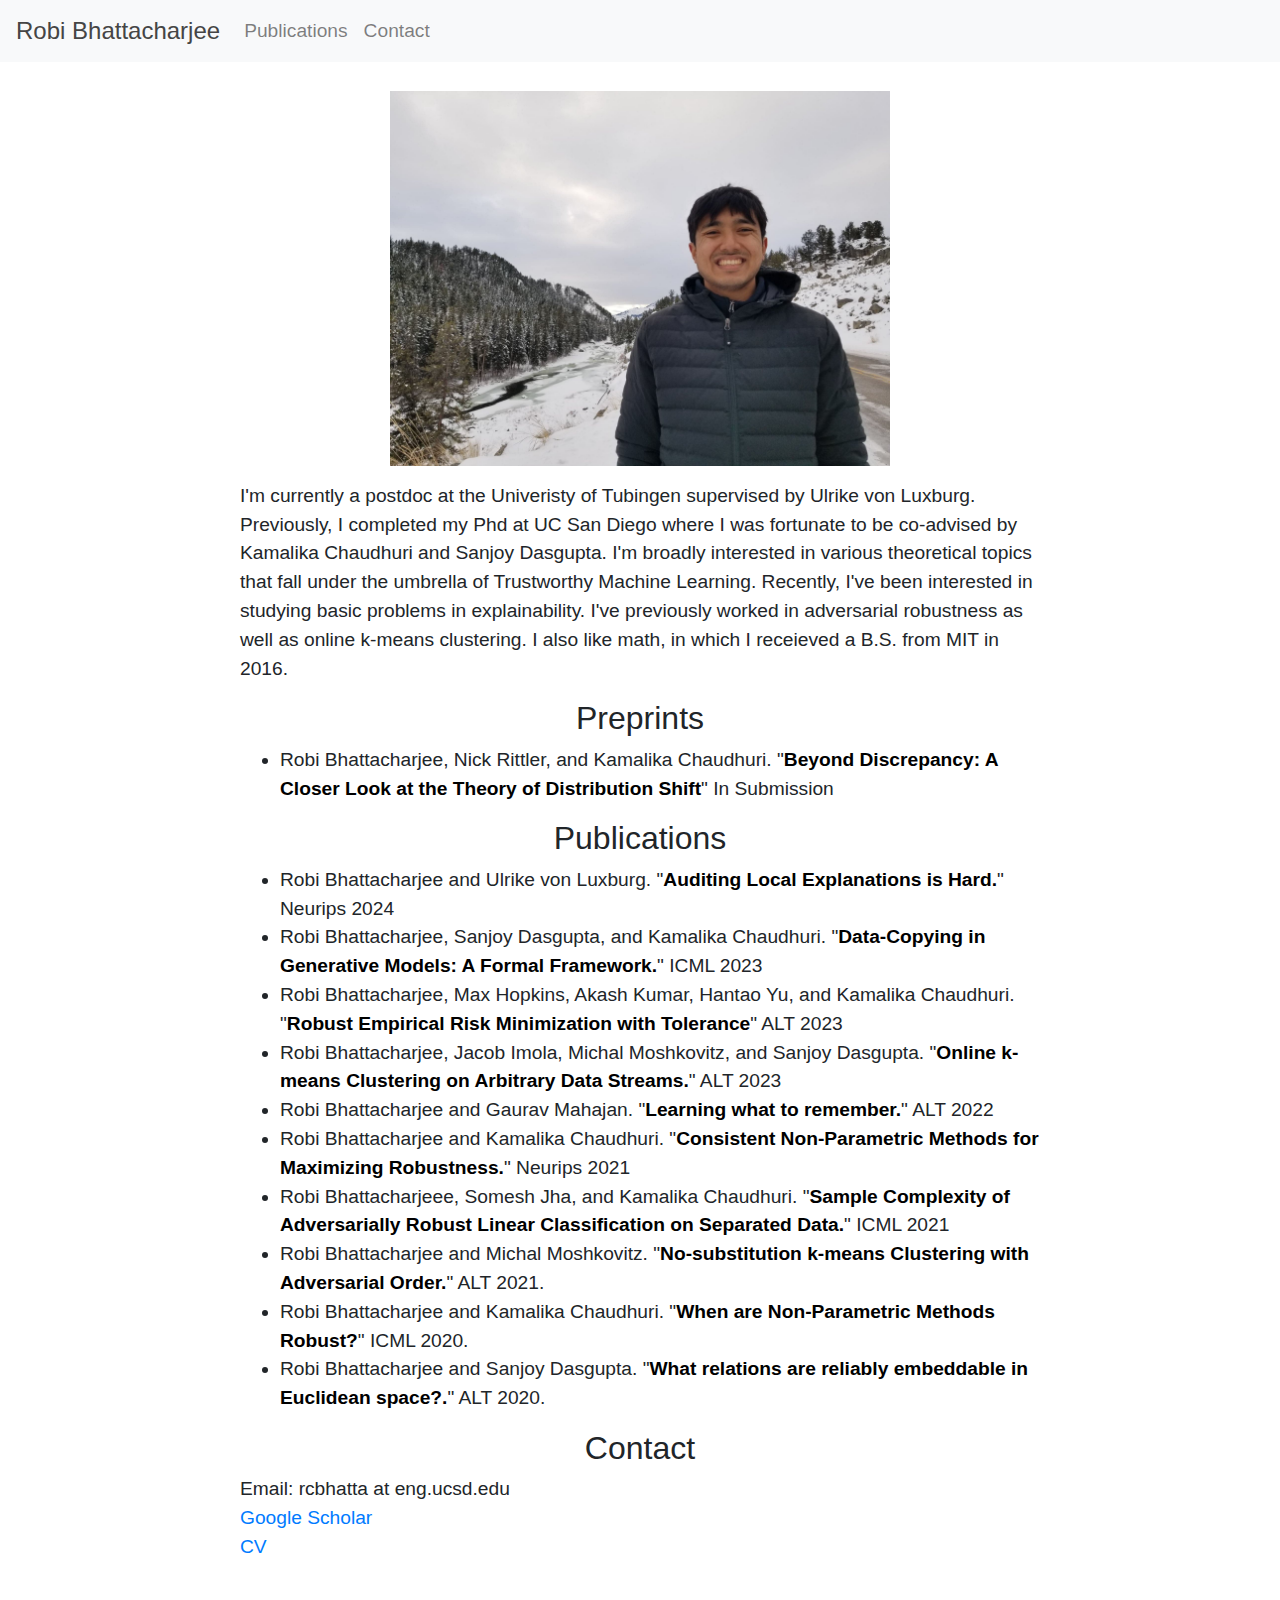
<file: index.html>
<!DOCTYPE html>
<html lang="en">
<head>
  <meta charset="utf-8">
  <meta name="viewport" content="width=device-width, initial-scale=1">
  <title>Robi Bhattacharjee</title>
  <meta property="og:title" content="Robi Bhattacharjee" />
  <meta property="og:locale" content="en_US" />
  <meta name="description" content="Robi Bhattacharjee's personal website" />
  <meta property="og:description" content="Robi Bhattacharjee's personal website" />
  <meta property="og:site_name" content="Robi Bhattacharjee" />
  <link rel="stylesheet" href="robitemplate.css">
  <link rel="stylesheet" href="https://stackpath.bootstrapcdn.com/bootstrap/4.3.1/css/bootstrap.min.css" integrity="sha384-ggOyR0iXCbMQv3Xipma34MD+dH/1fQ784/j6cY/iJTQUOhcWr7x9JvoRxT2MZw1T" crossorigin="anonymous">
</head>
<body>
  <center>

    <nav class="navbar navbar-expand-lg navbar-light bg-light">
        <a class="navbar-brand" href="#">Robi Bhattacharjee</a>
        <div class="collapse navbar-collapse" id="navbarText">
          <ul class="navbar-nav">
            <li class="nav-item">
              <a class="nav-link" href="#publications">Publications</a>
            </li>
            <li class="nav-item">
              <a class="nav-link" href="#contact">Contact</a>
            </li>
          </ul>
        </div>
    </nav>

  <br>
    <img src="so_attractive_gasp.jpg"/>
    <br>
    <div id="about">
      <p>
        I'm currently a postdoc at the Univeristy of Tubingen supervised by Ulrike von Luxburg. Previously, I completed my Phd at UC San Diego where I was fortunate to be co-advised by Kamalika Chaudhuri and Sanjoy Dasgupta. I'm broadly interested in various theoretical topics that fall under the umbrella of Trustworthy Machine Learning. Recently, I've been interested in studying basic problems in explainability. I've previously worked in adversarial robustness as well as online k-means clustering. I also like math, in which I receieved a B.S. from MIT in 2016. 
      </p>

    </div>
    <div id="publications">

      <h2>Preprints</h2>
      <ul>
        <li>Robi Bhattacharjee, Nick Rittler, and Kamalika Chaudhuri. "<a class="paper-link" href="https://arxiv.org/abs/2405.19156">Beyond Discrepancy: A Closer Look at the Theory of Distribution Shift</a>" In Submission</li>
      </ul>            

      <h2>Publications</h2>
      <ul>
	<li>Robi Bhattacharjee and Ulrike von Luxburg. "<a class="paper-link" href="https://arxiv.org/abs/2407.13281">Auditing Local Explanations is Hard.</a>" Neurips 2024
	<li>Robi Bhattacharjee, Sanjoy Dasgupta, and Kamalika Chaudhuri. "<a class="paper-link" href="https://arxiv.org/abs/2302.13181">Data-Copying in Generative Models: A Formal Framework.</a>" ICML 2023</li>
        <li>Robi Bhattacharjee, Max Hopkins, Akash Kumar, Hantao Yu, and Kamalika Chaudhuri. "<a class="paper-link" href="https://arxiv.org/abs/2210.00635">Robust Empirical Risk Minimization with Tolerance</a>" ALT 2023</li>	
        <li>Robi Bhattacharjee, Jacob Imola, Michal Moshkovitz, and Sanjoy Dasgupta. "<a class="paper-link" href="http://arxiv.org/abs/2102.09101">Online k-means Clustering on Arbitrary Data Streams.</a>" ALT 2023</li>	
	<li>Robi Bhattacharjee and Gaurav Mahajan. "<a class="paper-link" href="https://arxiv.org/abs/2201.03806">Learning what to remember.</a>" ALT 2022 </li>			
        <li>Robi Bhattacharjee and Kamalika Chaudhuri. "<a class="paper-link" href="http://arxiv.org/abs/2102.09086">Consistent Non-Parametric Methods for Maximizing Robustness.</a>" Neurips 2021 </li>		
        <li>Robi Bhattacharjeee, Somesh Jha, and Kamalika Chaudhuri. "<a class="paper-link" href="https://arxiv.org/abs/2012.10794">Sample Complexity of Adversarially Robust Linear Classification on Separated Data.</a>" ICML 2021 </li>	
        <li>Robi Bhattacharjee and Michal Moshkovitz. "<a class="paper-link" href="https://arxiv.org/abs/2012.14512">No-substitution k-means Clustering with Adversarial Order.</a>" ALT 2021.</li>	
        <li>Robi Bhattacharjee and Kamalika Chaudhuri. "<a class="paper-link" href="https://arxiv.org/abs/2003.06121">When are Non-Parametric Methods Robust?</a>" ICML 2020.</li>
        <li>Robi Bhattacharjee and Sanjoy Dasgupta. "<a class="paper-link" href="https://arxiv.org/abs/1903.05347">What relations are reliably embeddable in Euclidean space?.</a>" ALT 2020.</li>
      </ul>
      <!-- <script src="https://bibbase.org/show?bib=robibhatt.github.io%2FExportedRobiBib.bib&jsonp=1&nocache=1"></script> -->



    </div>
    <div id="contact">
      <h2>Contact</h2>
      Email: rcbhatta at eng.ucsd.edu <br>
      <a href="https://scholar.google.com/citations?user=zB23BxYAAAAJ&hl=en">Google Scholar</a> <br>
      <a href="cv.pdf">CV</a>      
    </div>
    <div id="scroll-padding">
    </div>
  </center>

</body>

</html>
</file>
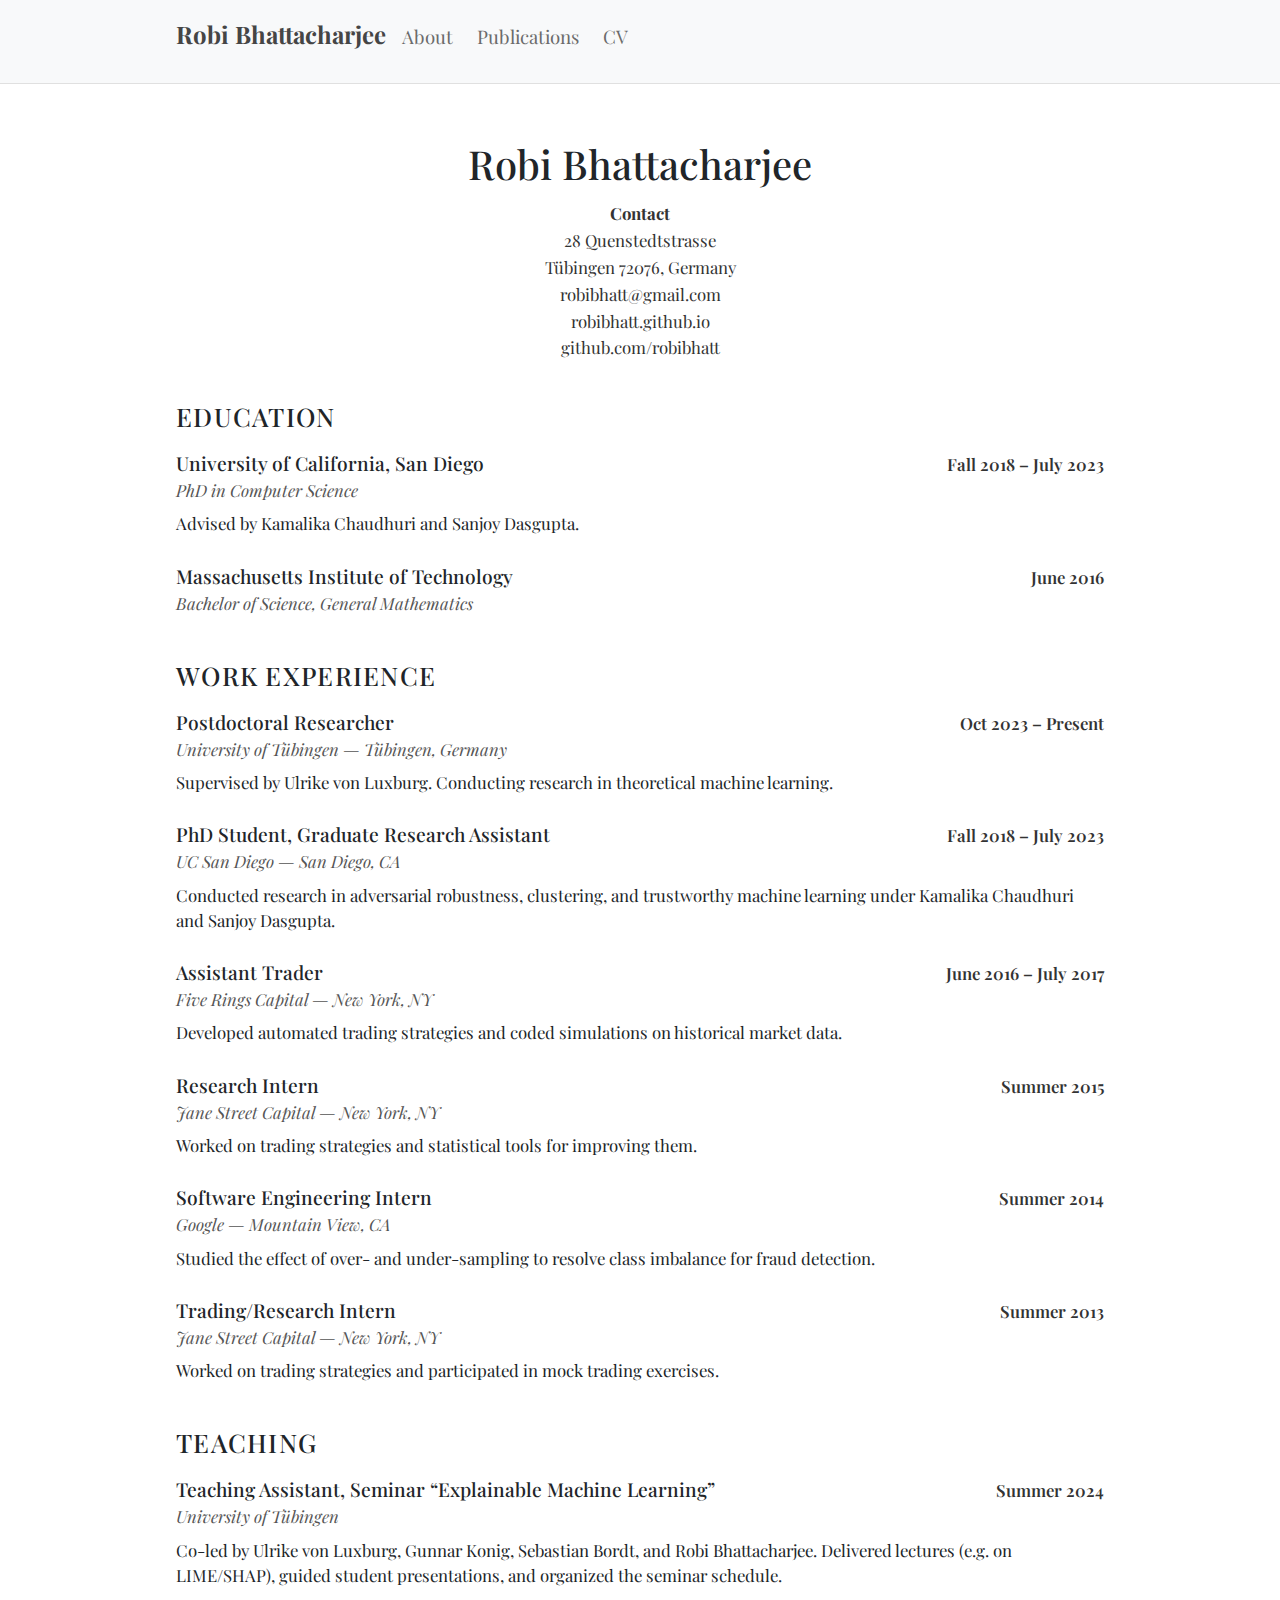
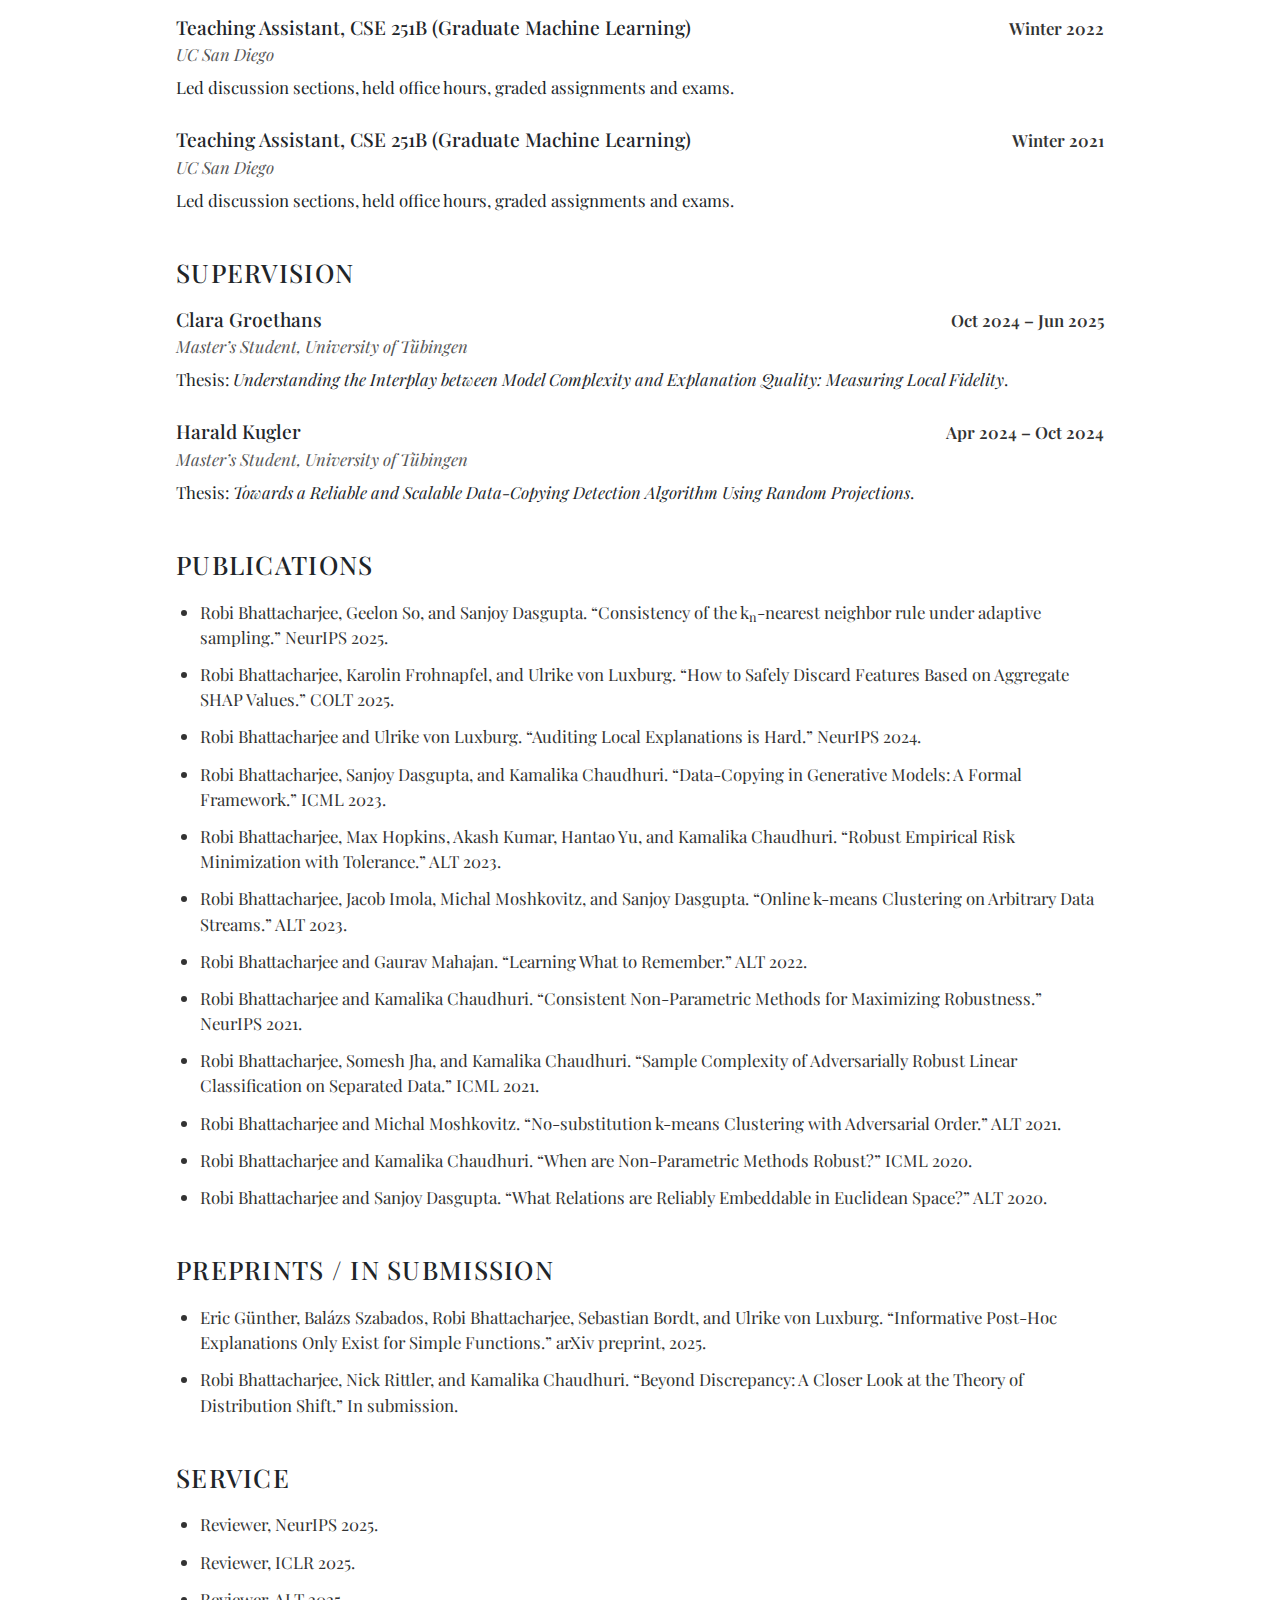
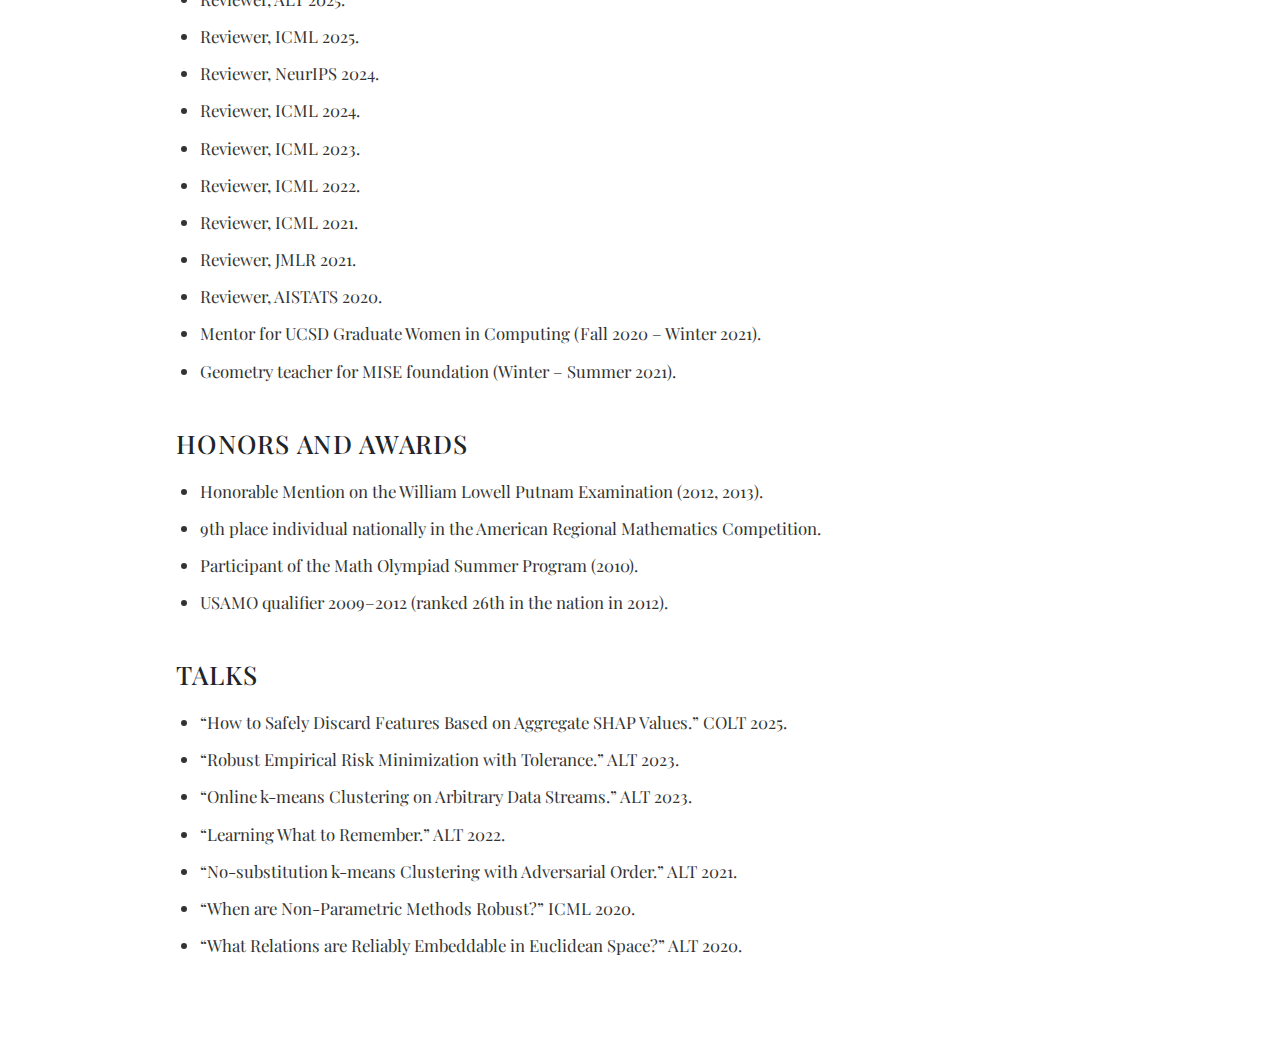
<file: cv.html>
<!DOCTYPE html>
<html lang="en">
<head>
  <meta charset="utf-8">
  <meta name="viewport" content="width=device-width, initial-scale=1">
  <title>CV | Robi Bhattacharjee</title>
  <meta name="description" content="Curriculum Vitae of Robi Bhattacharjee">
  <link rel="stylesheet" href="robitemplate.css">
  <link rel="stylesheet" href="https://cdnjs.cloudflare.com/ajax/libs/font-awesome/6.5.1/css/all.min.css" integrity="sha512-DTOCQHj4Xq+1Q0tRzUGmu0FK7mwH6v+t3R7u1ieqxCfXWYnf4XWUTyvgrc1jFZh/TmZbR7ZDT+xYpP4hZH6+g==" crossorigin="anonymous" referrerpolicy="no-referrer">
  <link rel="stylesheet" href="https://stackpath.bootstrapcdn.com/bootstrap/4.3.1/css/bootstrap.min.css" integrity="sha384-ggOyR0iXCbMQv3Xipma34MD+dH/1fQ784/j6cY/iJTQUOhcWr7x9JvoRxT2MZw1T" crossorigin="anonymous">
</head>
<body class="playfair-font">
  <header class="site-header">
    <div class="site-header__inner">
      <a class="site-logo" href="index.html">Robi Bhattacharjee</a>
      <button class="nav-toggle" type="button" aria-label="Toggle navigation" aria-expanded="false" aria-controls="primary-navigation">
        <span aria-hidden="true">&#9776;</span>
        <span class="sr-only">Menu</span>
      </button>
      <nav class="site-nav" id="primary-navigation" aria-label="Primary" data-visible="false">
        <ul class="site-nav__list">
          <li><a class="site-nav__link" href="about.html">About</a></li>
          <li><a class="site-nav__link" href="publications.html">Publications</a></li>
          <li><a class="site-nav__link" href="cv.html" aria-current="page">CV</a></li>
        </ul>
      </nav>
    </div>
  </header>

  <main class="page-container cv-page">
    <header class="cv-header">
      <h1 class="cv-name">Robi Bhattacharjee</h1>
      <div class="cv-meta">
        <div>
          <p><strong>Contact</strong><br>
            28 Quenstedtstrasse<br>
            Tübingen 72076, Germany<br>
            <a href="mailto:robibhatt@gmail.com">robibhatt@gmail.com</a><br>
            <a href="https://robibhatt.github.io">robibhatt.github.io</a><br>
            <a href="https://github.com/robibhatt">github.com/robibhatt</a>
          </p>
        </div>
      </div>
    </header>

    <section class="cv-section">
      <h2>Education</h2>
      <div class="cv-entry">
        <div class="cv-entry-header">
          <div>
            <h3 class="cv-entry-title">University of California, San Diego</h3>
            <p class="cv-entry-role">PhD in Computer Science</p>
          </div>
          <div class="cv-entry-meta">Fall 2018 &ndash; July 2023</div>
        </div>
        <p class="cv-entry-description">Advised by Kamalika Chaudhuri and Sanjoy Dasgupta.</p>
      </div>
      <div class="cv-entry">
        <div class="cv-entry-header">
          <div>
            <h3 class="cv-entry-title">Massachusetts Institute of Technology</h3>
            <p class="cv-entry-role">Bachelor of Science, General Mathematics</p>
          </div>
          <div class="cv-entry-meta">June 2016</div>
        </div>
      </div>
    </section>

    <section class="cv-section">
      <h2>Work Experience</h2>
      <div class="cv-entry">
        <div class="cv-entry-header">
          <div>
            <h3 class="cv-entry-title">Postdoctoral Researcher</h3>
            <p class="cv-entry-role">University of Tübingen &mdash; Tübingen, Germany</p>
          </div>
          <div class="cv-entry-meta">Oct 2023 &ndash; Present</div>
        </div>
        <p class="cv-entry-description">Supervised by Ulrike von Luxburg. Conducting research in theoretical machine learning.</p>
      </div>
      <div class="cv-entry">
        <div class="cv-entry-header">
          <div>
            <h3 class="cv-entry-title">PhD Student, Graduate Research Assistant</h3>
            <p class="cv-entry-role">UC San Diego &mdash; San Diego, CA</p>
          </div>
          <div class="cv-entry-meta">Fall 2018 &ndash; July 2023</div>
        </div>
        <p class="cv-entry-description">Conducted research in adversarial robustness, clustering, and trustworthy machine learning under Kamalika Chaudhuri and Sanjoy Dasgupta.</p>
      </div>
      <div class="cv-entry">
        <div class="cv-entry-header">
          <div>
            <h3 class="cv-entry-title">Assistant Trader</h3>
            <p class="cv-entry-role">Five Rings Capital &mdash; New York, NY</p>
          </div>
          <div class="cv-entry-meta">June 2016 &ndash; July 2017</div>
        </div>
        <p class="cv-entry-description">Developed automated trading strategies and coded simulations on historical market data.</p>
      </div>
      <div class="cv-entry">
        <div class="cv-entry-header">
          <div>
            <h3 class="cv-entry-title">Research Intern</h3>
            <p class="cv-entry-role">Jane Street Capital &mdash; New York, NY</p>
          </div>
          <div class="cv-entry-meta">Summer 2015</div>
        </div>
        <p class="cv-entry-description">Worked on trading strategies and statistical tools for improving them.</p>
      </div>
      <div class="cv-entry">
        <div class="cv-entry-header">
          <div>
            <h3 class="cv-entry-title">Software Engineering Intern</h3>
            <p class="cv-entry-role">Google &mdash; Mountain View, CA</p>
          </div>
          <div class="cv-entry-meta">Summer 2014</div>
        </div>
        <p class="cv-entry-description">Studied the effect of over- and under-sampling to resolve class imbalance for fraud detection.</p>
      </div>
      <div class="cv-entry">
        <div class="cv-entry-header">
          <div>
            <h3 class="cv-entry-title">Trading/Research Intern</h3>
            <p class="cv-entry-role">Jane Street Capital &mdash; New York, NY</p>
          </div>
          <div class="cv-entry-meta">Summer 2013</div>
        </div>
        <p class="cv-entry-description">Worked on trading strategies and participated in mock trading exercises.</p>
      </div>
    </section>

    <section class="cv-section">
      <h2>Teaching</h2>
      <div class="cv-entry">
        <div class="cv-entry-header">
          <div>
            <h3 class="cv-entry-title">Teaching Assistant, Seminar &ldquo;Explainable Machine Learning&rdquo;</h3>
            <p class="cv-entry-role">University of Tübingen</p>
          </div>
          <div class="cv-entry-meta">Summer 2024</div>
        </div>
        <p class="cv-entry-description">Co-led by Ulrike von Luxburg, Gunnar Konig, Sebastian Bordt, and Robi Bhattacharjee. Delivered lectures (e.g. on LIME/SHAP), guided student presentations, and organized the seminar schedule.</p>
      </div>
      <div class="cv-entry">
        <div class="cv-entry-header">
          <div>
            <h3 class="cv-entry-title">Teaching Assistant, CSE 251B (Graduate Machine Learning)</h3>
            <p class="cv-entry-role">UC San Diego</p>
          </div>
          <div class="cv-entry-meta">Winter 2022</div>
        </div>
        <p class="cv-entry-description">Led discussion sections, held office hours, graded assignments and exams.</p>
      </div>
      <div class="cv-entry">
        <div class="cv-entry-header">
          <div>
            <h3 class="cv-entry-title">Teaching Assistant, CSE 251B (Graduate Machine Learning)</h3>
            <p class="cv-entry-role">UC San Diego</p>
          </div>
          <div class="cv-entry-meta">Winter 2021</div>
        </div>
        <p class="cv-entry-description">Led discussion sections, held office hours, graded assignments and exams.</p>
      </div>
    </section>

    <section class="cv-section">
      <h2>Supervision</h2>
      <div class="cv-entry">
        <div class="cv-entry-header">
          <div>
            <h3 class="cv-entry-title">Clara Groethans</h3>
            <p class="cv-entry-role">Master&rsquo;s Student, University of Tübingen</p>
          </div>
          <div class="cv-entry-meta">Oct 2024 &ndash; Jun 2025</div>
        </div>
        <p class="cv-entry-description">Thesis: <em>Understanding the Interplay between Model Complexity and Explanation Quality: Measuring Local Fidelity</em>.</p>
      </div>
      <div class="cv-entry">
        <div class="cv-entry-header">
          <div>
            <h3 class="cv-entry-title">Harald Kugler</h3>
            <p class="cv-entry-role">Master&rsquo;s Student, University of Tübingen</p>
          </div>
          <div class="cv-entry-meta">Apr 2024 &ndash; Oct 2024</div>
        </div>
        <p class="cv-entry-description">Thesis: <em>Towards a Reliable and Scalable Data-Copying Detection Algorithm Using Random Projections</em>.</p>
      </div>
    </section>

    <section class="cv-section">
      <h2>Publications</h2>
      <ul class="cv-list">
        <li>Robi Bhattacharjee, Geelon So, and Sanjoy Dasgupta. &ldquo;Consistency of the k<sub>n</sub>-nearest neighbor rule under adaptive sampling.&rdquo; NeurIPS 2025.</li>
        <li>Robi Bhattacharjee, Karolin Frohnapfel, and Ulrike von Luxburg. &ldquo;How to Safely Discard Features Based on Aggregate SHAP Values.&rdquo; COLT 2025.</li>
        <li>Robi Bhattacharjee and Ulrike von Luxburg. &ldquo;Auditing Local Explanations is Hard.&rdquo; NeurIPS 2024.</li>
        <li>Robi Bhattacharjee, Sanjoy Dasgupta, and Kamalika Chaudhuri. &ldquo;Data-Copying in Generative Models: A Formal Framework.&rdquo; ICML 2023.</li>
        <li>Robi Bhattacharjee, Max Hopkins, Akash Kumar, Hantao Yu, and Kamalika Chaudhuri. &ldquo;Robust Empirical Risk Minimization with Tolerance.&rdquo; ALT 2023.</li>
        <li>Robi Bhattacharjee, Jacob Imola, Michal Moshkovitz, and Sanjoy Dasgupta. &ldquo;Online k-means Clustering on Arbitrary Data Streams.&rdquo; ALT 2023.</li>
        <li>Robi Bhattacharjee and Gaurav Mahajan. &ldquo;Learning What to Remember.&rdquo; ALT 2022.</li>
        <li>Robi Bhattacharjee and Kamalika Chaudhuri. &ldquo;Consistent Non-Parametric Methods for Maximizing Robustness.&rdquo; NeurIPS 2021.</li>
        <li>Robi Bhattacharjee, Somesh Jha, and Kamalika Chaudhuri. &ldquo;Sample Complexity of Adversarially Robust Linear Classification on Separated Data.&rdquo; ICML 2021.</li>
        <li>Robi Bhattacharjee and Michal Moshkovitz. &ldquo;No-substitution k-means Clustering with Adversarial Order.&rdquo; ALT 2021.</li>
        <li>Robi Bhattacharjee and Kamalika Chaudhuri. &ldquo;When are Non-Parametric Methods Robust?&rdquo; ICML 2020.</li>
        <li>Robi Bhattacharjee and Sanjoy Dasgupta. &ldquo;What Relations are Reliably Embeddable in Euclidean Space?&rdquo; ALT 2020.</li>
      </ul>
    </section>

    <section class="cv-section">
      <h2>Preprints / In Submission</h2>
      <ul class="cv-list">
        <li>Eric Günther, Balázs Szabados, Robi Bhattacharjee, Sebastian Bordt, and Ulrike von Luxburg. &ldquo;Informative Post-Hoc Explanations Only Exist for Simple Functions.&rdquo; arXiv preprint, 2025.</li>
        <li>Robi Bhattacharjee, Nick Rittler, and Kamalika Chaudhuri. &ldquo;Beyond Discrepancy: A Closer Look at the Theory of Distribution Shift.&rdquo; In submission.</li>
      </ul>
    </section>

    <section class="cv-section">
      <h2>Service</h2>
      <ul class="cv-list">
        <li>Reviewer, NeurIPS 2025.</li>
        <li>Reviewer, ICLR 2025.</li>
        <li>Reviewer, ALT 2025.</li>
        <li>Reviewer, ICML 2025.</li>
        <li>Reviewer, NeurIPS 2024.</li>
        <li>Reviewer, ICML 2024.</li>
        <li>Reviewer, ICML 2023.</li>
        <li>Reviewer, ICML 2022.</li>
        <li>Reviewer, ICML 2021.</li>
        <li>Reviewer, JMLR 2021.</li>
        <li>Reviewer, AISTATS 2020.</li>
        <li>Mentor for UCSD Graduate Women in Computing (Fall 2020 &ndash; Winter 2021).</li>
        <li>Geometry teacher for MISE foundation (Winter &ndash; Summer 2021).</li>
      </ul>
    </section>

    <section class="cv-section">
      <h2>Honors and Awards</h2>
      <ul class="cv-list">
        <li>Honorable Mention on the William Lowell Putnam Examination (2012, 2013).</li>
        <li>9th place individual nationally in the American Regional Mathematics Competition.</li>
        <li>Participant of the Math Olympiad Summer Program (2010).</li>
        <li>USAMO qualifier 2009&ndash;2012 (ranked 26th in the nation in 2012).</li>
      </ul>
    </section>

    <section class="cv-section">
      <h2>Talks</h2>
      <ul class="cv-list">
        <li>&ldquo;How to Safely Discard Features Based on Aggregate SHAP Values.&rdquo; COLT 2025.</li>
        <li>&ldquo;Robust Empirical Risk Minimization with Tolerance.&rdquo; ALT 2023.</li>
        <li>&ldquo;Online k-means Clustering on Arbitrary Data Streams.&rdquo; ALT 2023.</li>
        <li>&ldquo;Learning What to Remember.&rdquo; ALT 2022.</li>
        <li>&ldquo;No-substitution k-means Clustering with Adversarial Order.&rdquo; ALT 2021.</li>
        <li>&ldquo;When are Non-Parametric Methods Robust?&rdquo; ICML 2020.</li>
        <li>&ldquo;What Relations are Reliably Embeddable in Euclidean Space?&rdquo; ALT 2020.</li>
      </ul>
    </section>
  </main>
  <script>
    (function () {
      const navToggle = document.querySelector('.nav-toggle');
      const nav = document.getElementById('primary-navigation');

      if (!navToggle || !nav) {
        return;
      }

      const openMenu = () => {
        nav.dataset.visible = 'true';
        navToggle.setAttribute('aria-expanded', 'true');
      };

      const closeMenu = () => {
        nav.dataset.visible = 'false';
        navToggle.setAttribute('aria-expanded', 'false');
      };

      navToggle.addEventListener('click', () => {
        const expanded = navToggle.getAttribute('aria-expanded') === 'true';
        if (expanded) {
          closeMenu();
        } else {
          openMenu();
        }
      });

      nav.querySelectorAll('a').forEach((link) => {
        link.addEventListener('click', () => {
          if (window.innerWidth < 768) {
            closeMenu();
          }
        });
      });

      const handleResize = () => {
        if (window.innerWidth >= 768) {
          nav.dataset.visible = 'true';
          navToggle.setAttribute('aria-expanded', 'false');
        } else if (navToggle.getAttribute('aria-expanded') === 'false') {
          nav.dataset.visible = 'false';
        }
      };

      handleResize();
      window.addEventListener('resize', handleResize);
    })();
  </script>
</body>
</html>
</file>
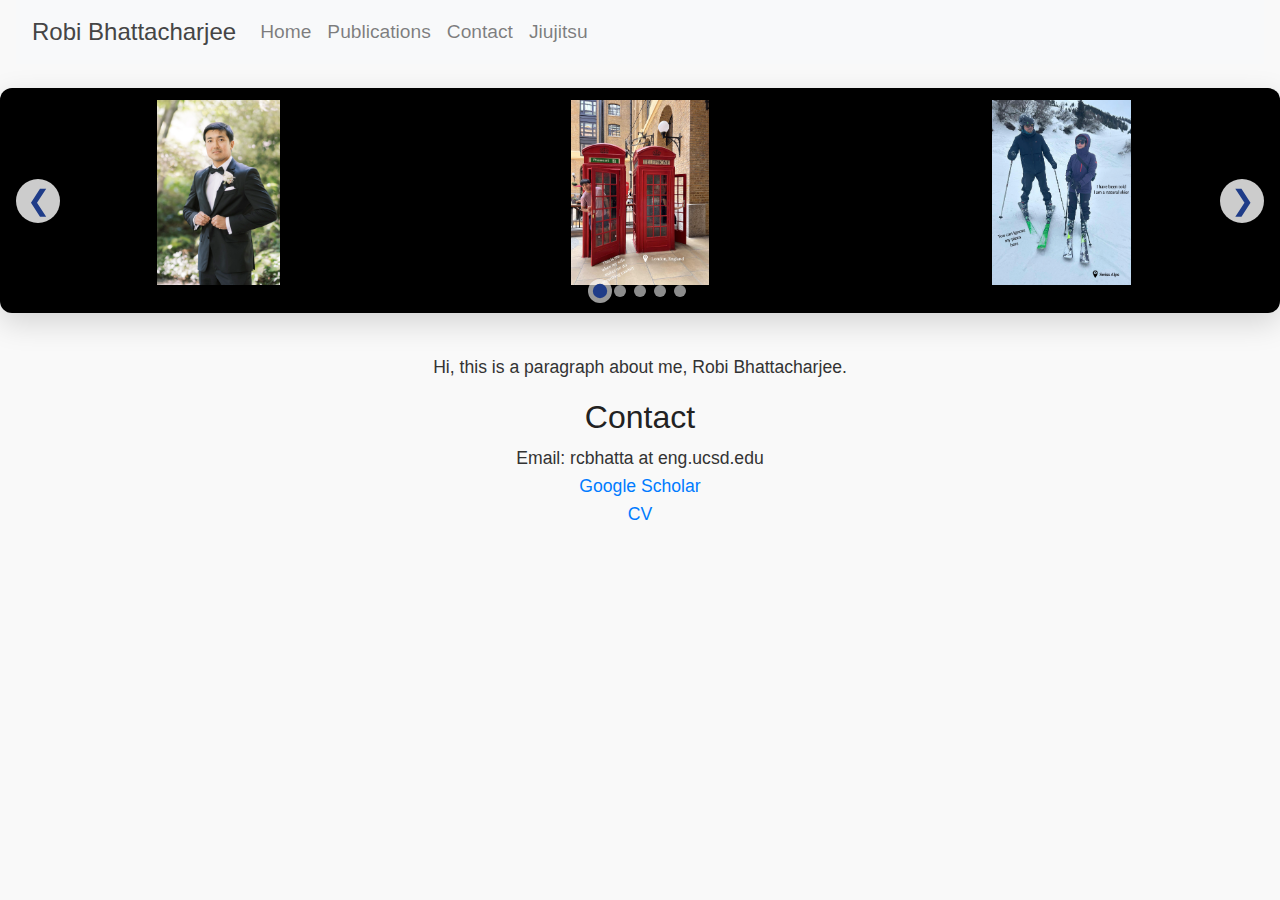
<file: home.html>
<!DOCTYPE html>
<html lang="en">
<head>
  <meta charset="UTF-8">
  <meta name="viewport" content="width=device-width, initial-scale=1.0">
  <title>Home - Robi Bhattacharjee</title>
  <link rel="stylesheet" href="robitemplate.css">
  <link rel="stylesheet" href="https://stackpath.bootstrapcdn.com/bootstrap/4.3.1/css/bootstrap.min.css" integrity="sha384-ggOyR0iXCbMQv3Xipma34MD+dH/1fQ784/j6cY/iJTQUOhcWr7x9JvoRxT2MZw1T" crossorigin="anonymous">
  <style>
    :root {
      color-scheme: light dark;
    }

    * {
      box-sizing: border-box;
    }

    body {
      margin: 0;
      font-family: "Helvetica Neue", Arial, sans-serif;
      line-height: 1.6;
      color: #222;
      background-color: #f9f9f9;
      display: flex;
      flex-direction: column;
      min-height: 100vh;
    }

    header {
      padding: 0 1rem;
      background: transparent;
    }

    main {
      flex: 1;
      padding: 1.5rem 0 3rem;
      width: 100%;
    }

    .content {
      max-width: 960px;
      width: 100%;
      margin: 0 auto;
      padding: 0 1rem;
    }

    .carousel {
      --visible-slides: 1;
      --slide-gap: 1rem;
      position: relative;
      overflow: hidden;
      border-radius: 12px;
      box-shadow: 0 10px 30px rgba(0, 0, 0, 0.15);
      background: #000;
      width: 100vw;
      height: 25vh;
      min-height: 220px;
      margin: 0 calc(50% - 50vw) 2.5rem;
      padding: 0.75rem 0;
    }

    .carousel__track {
      display: flex;
      gap: var(--slide-gap);
      transition: transform 0.6s ease;
      will-change: transform;
      height: 100%;
      padding: 0 var(--slide-gap);
    }

    .carousel__slide {
      flex: 0 0 calc(
        (100% - (var(--visible-slides) - 1) * var(--slide-gap)) /
        var(--visible-slides)
      );
      position: relative;
      height: 100%;
      display: flex;
      align-items: center;
      justify-content: center;
      background: #000;
      border-radius: 10px;
    }

    .carousel__slide img {
      width: 100%;
      height: 100%;
      display: block;
      object-fit: contain;
      object-position: center;
    }

    .carousel__button {
      position: absolute;
      top: 50%;
      transform: translateY(-50%);
      background: rgba(255, 255, 255, 0.8);
      border: none;
      color: #1f3c88;
      font-size: 1.75rem;
      width: 2.75rem;
      height: 2.75rem;
      border-radius: 50%;
      cursor: pointer;
      display: flex;
      align-items: center;
      justify-content: center;
      transition: background 0.3s ease, transform 0.3s ease;
    }

    .carousel__button:hover,
    .carousel__button:focus-visible {
      background: #1f3c88;
      color: #fff;
      outline: none;
      transform: translateY(-50%) scale(1.05);
    }

    .carousel__button:focus-visible {
      box-shadow: 0 0 0 4px rgba(31, 60, 136, 0.35);
    }

    .carousel__button--prev {
      left: 1rem;
    }

    .carousel__button--next {
      right: 1rem;
    }

    .carousel__dots {
      position: absolute;
      bottom: 1rem;
      left: 50%;
      transform: translateX(-50%);
      display: flex;
      gap: 0.5rem;
    }

    .carousel__dot {
      width: 0.75rem;
      height: 0.75rem;
      border-radius: 50%;
      background: rgba(255, 255, 255, 0.55);
      border: 0;
      padding: 0;
      cursor: pointer;
      transition: transform 0.3s ease, background 0.3s ease;
    }

    .carousel__dot[aria-current="true"] {
      background: #1f3c88;
      transform: scale(1.2);
      box-shadow: 0 0 0 4px rgba(255, 255, 255, 0.6);
    }

    .carousel__dot:focus-visible {
      outline: none;
      box-shadow: 0 0 0 4px rgba(31, 60, 136, 0.35);
    }

    p {
      font-size: 1.1rem;
      text-align: center;
      color: #333;
    }

    @media (min-width: 640px) {
      .carousel {
        --visible-slides: 2;
      }
    }

    @media (min-width: 1024px) {
      .carousel {
        --visible-slides: 3;
      }
    }

    @media (prefers-reduced-motion: reduce) {
      .carousel__track {
        transition: none;
      }
    }
  </style>
</head>
<body>
  <header>
    <nav class="navbar navbar-expand-lg navbar-light bg-light" aria-label="Primary navigation">
      <a class="navbar-brand" href="index.html">Robi Bhattacharjee</a>
      <div class="collapse navbar-collapse" id="navbarText">
        <ul class="navbar-nav">
          <li class="nav-item">
            <a class="nav-link" href="home.html">Home</a>
          </li>
          <li class="nav-item">
            <a class="nav-link" href="publications.html">Publications</a>
          </li>
          <li class="nav-item">
            <a class="nav-link" href="#contact">Contact</a>
          </li>
          <li class="nav-item">
            <a class="nav-link" href="jiujitsu.html">Jiujitsu</a>
          </li>
        </ul>
      </div>
    </nav>
  </header>
  <main>
    <section class="carousel" aria-label="Featured moments of Robi Bhattacharjee">
      <div class="carousel__track" role="list">
        <article class="carousel__slide" role="listitem">
          <img src="carousel_images/01_robi_first.jpeg" loading="eager" alt="Robi Bhattacharjee smiling for the first featured photo">
        </article>
        <article class="carousel__slide" role="listitem">
          <img src="carousel_images/02_robi_second.jpeg" loading="lazy" alt="Robi Bhattacharjee in the second featured photo">
        </article>
        <article class="carousel__slide" role="listitem">
          <img src="carousel_images/03_robi_third.jpeg" loading="lazy" alt="Robi Bhattacharjee in the third featured photo">
        </article>
        <article class="carousel__slide" role="listitem">
          <img src="carousel_images/04_robi_fourth.jpeg" loading="lazy" alt="Robi Bhattacharjee in the fourth featured photo">
        </article>
        <article class="carousel__slide" role="listitem">
          <img src="carousel_images/05_robi_fifth.jpeg" loading="lazy" alt="Robi Bhattacharjee in the fifth featured photo">
        </article>
        <article class="carousel__slide" role="listitem">
          <img src="carousel_images/06_robi_sixth.jpeg" loading="lazy" alt="Robi Bhattacharjee in the sixth featured photo">
        </article>
        <article class="carousel__slide" role="listitem">
          <img src="carousel_images/07_robi_seventh.jpeg" loading="lazy" alt="Robi Bhattacharjee in the seventh featured photo">
        </article>
      </div>
      <button class="carousel__button carousel__button--prev" type="button" aria-label="Show previous slide">&#10094;</button>
      <button class="carousel__button carousel__button--next" type="button" aria-label="Show next slide">&#10095;</button>
      <div class="carousel__dots" role="tablist" aria-label="Slide navigation"></div>
    </section>

    <div class="content">
      <p>Hi, this is a paragraph about me, Robi Bhattacharjee.</p>
    </div>
    <div class="content" id="contact">
      <h2>Contact</h2>
      <p>
        Email: rcbhatta at eng.ucsd.edu<br>
        <a href="https://scholar.google.com/citations?user=zB23BxYAAAAJ&amp;hl=en">Google Scholar</a><br>
        <a href="cv.pdf">CV</a>
      </p>
    </div>
  </main>

  <script>
    (function () {
      const carousel = document.querySelector('.carousel');
      const track = carousel.querySelector('.carousel__track');
      const slides = Array.from(track.children);
      const prevButton = carousel.querySelector('.carousel__button--prev');
      const nextButton = carousel.querySelector('.carousel__button--next');
      const dotsNav = carousel.querySelector('.carousel__dots');
      const totalSlides = slides.length;
      let currentIndex = 0;
      let isTransitioning = false;
      let touchStartX = null;
      let touchStartTime = 0;
      const state = {
        visibleSlides: 1,
        pageCount: totalSlides,
      };

      if (!totalSlides) {
        prevButton.hidden = true;
        nextButton.hidden = true;
        return;
      }

      function readCSSNumber(element, property, fallback) {
        const value = getComputedStyle(element).getPropertyValue(property).trim();
        const parsed = parseFloat(value);
        if (Number.isNaN(parsed)) {
          return fallback;
        }
        return parsed;
      }

      function getGap() {
        const styles = getComputedStyle(track);
        const gapValue = parseFloat(styles.columnGap || styles.gap || '0');
        return Number.isNaN(gapValue) ? readCSSNumber(carousel, '--slide-gap', 0) : gapValue;
      }

      function hasActiveTransition() {
        const styles = getComputedStyle(track);
        const durations = styles.transitionDuration.split(',');
        const delays = styles.transitionDelay.split(',');

        return durations.some((durationValue, index) => {
          const duration = parseFloat(durationValue);
          const delay = parseFloat(delays[index] ?? delays[0] ?? '0');
          const total = (Number.isNaN(duration) ? 0 : duration) + (Number.isNaN(delay) ? 0 : delay);
          return total > 0;
        });
      }

      function refreshState() {
        const computedVisible = Math.max(1, Math.round(readCSSNumber(carousel, '--visible-slides', 1)));
        const pageCount = Math.max(1, totalSlides - computedVisible + 1);
        const needsRebuild = pageCount !== state.pageCount || dotsNav.children.length !== pageCount;

        state.visibleSlides = computedVisible;
        state.pageCount = pageCount;

        if (needsRebuild) {
          dotsNav.innerHTML = '';
          for (let index = 0; index < pageCount; index += 1) {
            const dot = document.createElement('button');
            dot.className = 'carousel__dot';
            dot.type = 'button';
            dot.setAttribute('aria-label', `Go to slide ${index + 1}`);
            dot.setAttribute('role', 'tab');
            dot.dataset.index = String(index);
            dotsNav.appendChild(dot);
          }
        }

        if (currentIndex > state.pageCount - 1) {
          currentIndex = state.pageCount - 1;
        }

        const controlsDisabled = state.pageCount <= 1;
        prevButton.disabled = controlsDisabled;
        nextButton.disabled = controlsDisabled;
        prevButton.setAttribute('aria-disabled', controlsDisabled ? 'true' : 'false');
        nextButton.setAttribute('aria-disabled', controlsDisabled ? 'true' : 'false');
      }

      function updateDots() {
        dotsNav.querySelectorAll('.carousel__dot').forEach((dot) => {
          const isActive = Number(dot.dataset.index) === currentIndex;
          dot.setAttribute('aria-current', isActive ? 'true' : 'false');
          dot.setAttribute('tabindex', isActive ? '0' : '-1');
        });
      }

      function updateSlidePosition() {
        const firstSlide = slides[0];
        if (!firstSlide) {
          return;
        }
        const slideWidth = firstSlide.getBoundingClientRect().width;
        const gap = getGap();
        const offset = currentIndex * (slideWidth + gap);
        track.style.transform = `translateX(-${offset}px)`;
        updateDots();
      }

      function moveToSlide(targetIndex) {
        if (isTransitioning) {
          return;
        }

        refreshState();

        if (state.pageCount <= 1) {
          currentIndex = 0;
          updateSlidePosition();
          return;
        }

        const normalizedIndex = (targetIndex + state.pageCount) % state.pageCount;

        if (normalizedIndex === currentIndex) {
          return;
        }

        isTransitioning = true;
        currentIndex = normalizedIndex;

        requestAnimationFrame(() => {
          updateSlidePosition();
          if (!hasActiveTransition()) {
            isTransitioning = false;
          }
        });
      }

      track.addEventListener('transitionend', () => {
        isTransitioning = false;
      });

      prevButton.addEventListener('click', () => {
        moveToSlide(currentIndex - 1);
      });

      nextButton.addEventListener('click', () => {
        moveToSlide(currentIndex + 1);
      });

      dotsNav.addEventListener('click', (event) => {
        const dot = event.target.closest('.carousel__dot');
        if (!dot) {
          return;
        }
        const targetIndex = Number(dot.dataset.index);
        if (Number.isNaN(targetIndex)) {
          return;
        }
        moveToSlide(targetIndex);
      });

      function handleKeydown(event) {
        if (event.key === 'ArrowLeft') {
          prevButton.click();
        } else if (event.key === 'ArrowRight') {
          nextButton.click();
        }
      }

      function handleTouchStart(event) {
        if (event.touches.length !== 1) return;
        touchStartX = event.touches[0].clientX;
        touchStartTime = performance.now();
      }

      function handleTouchEnd(event) {
        if (touchStartX === null) return;
        const touchEndX = event.changedTouches[0].clientX;
        const dx = touchEndX - touchStartX;
        const dt = performance.now() - touchStartTime;
        const swipeThreshold = 50;
        const timeThreshold = 500;
        if (Math.abs(dx) > swipeThreshold && dt < timeThreshold) {
          if (dx > 0) {
            prevButton.click();
          } else {
            nextButton.click();
          }
        }
        touchStartX = null;
      }

      window.addEventListener('resize', () => {
        const previousPageCount = state.pageCount;
        refreshState();
        if (previousPageCount !== state.pageCount) {
          currentIndex = Math.min(currentIndex, state.pageCount - 1);
        }
        updateSlidePosition();
      });

      refreshState();
      updateDots();
      updateSlidePosition();

      document.addEventListener('keydown', handleKeydown);
      track.addEventListener('touchstart', handleTouchStart, { passive: true });
      track.addEventListener('touchend', handleTouchEnd);
    })();
  </script>
</body>
</html>
</file>
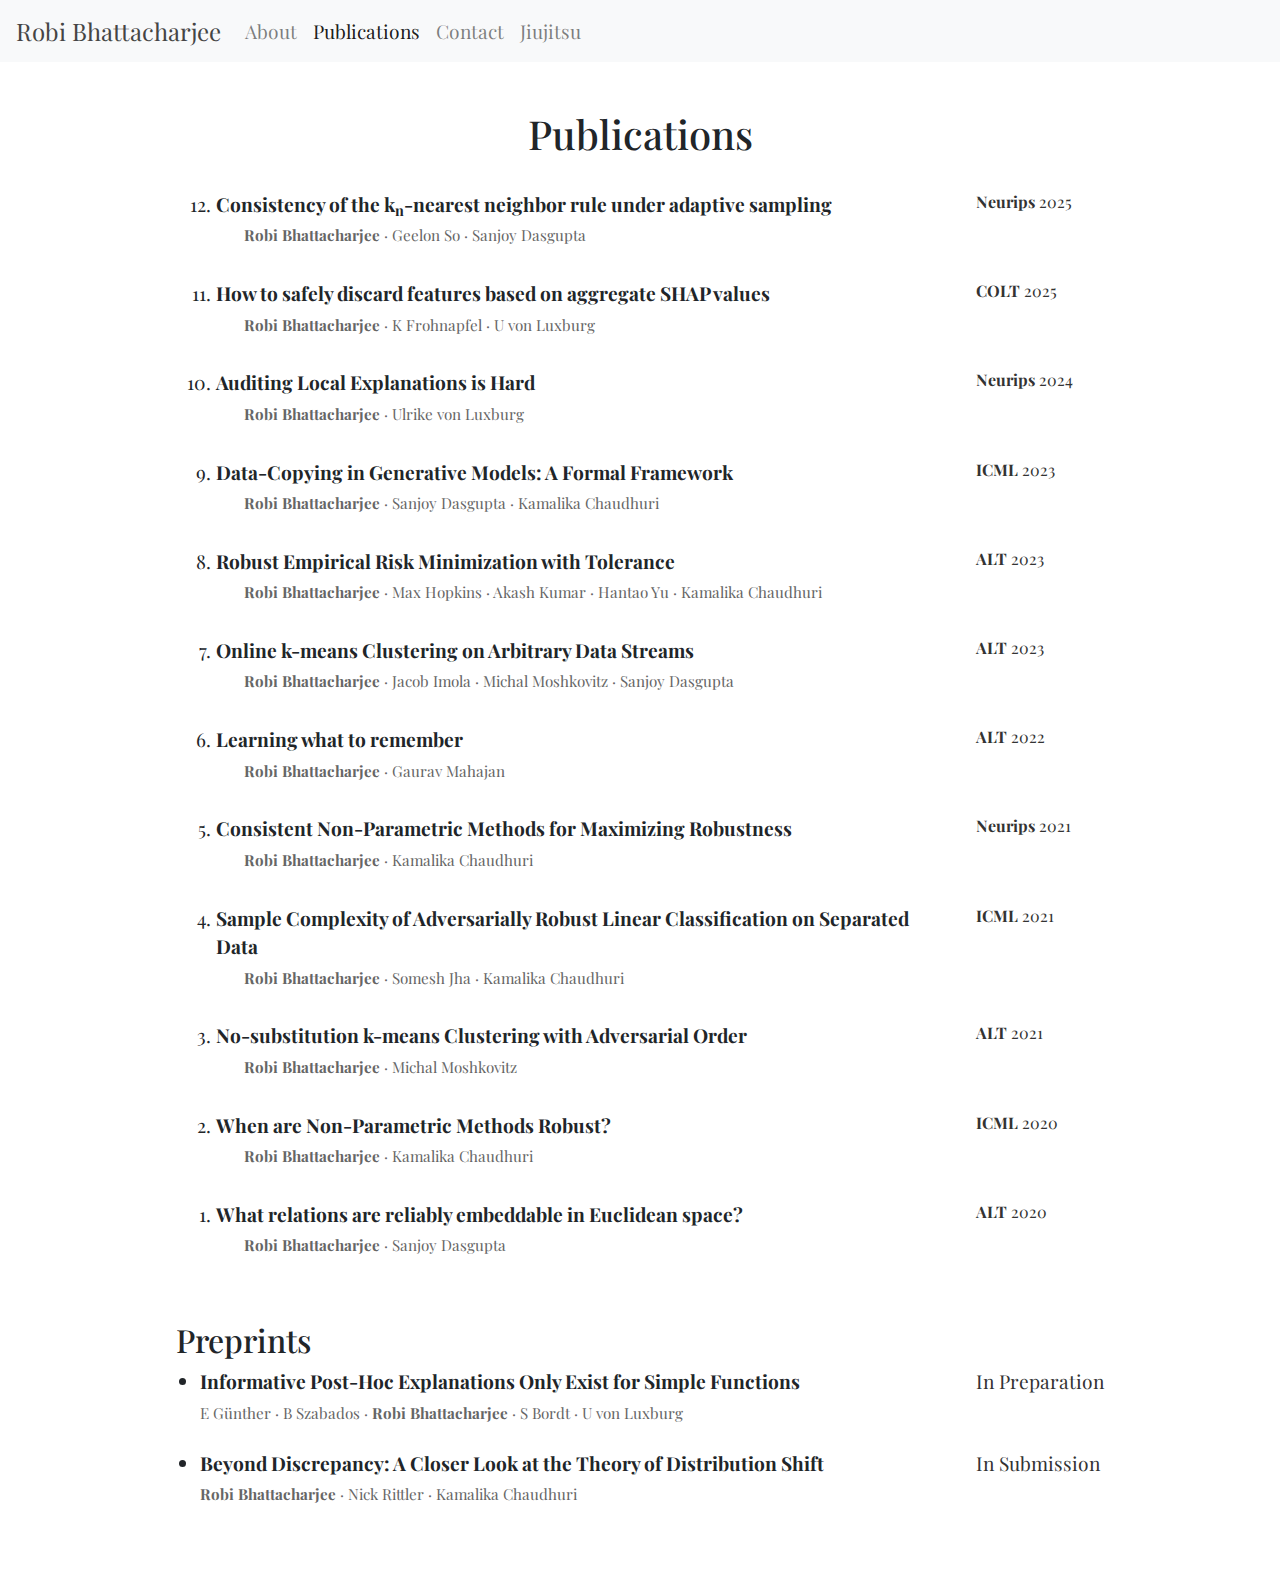
<file: publications.html>
<!DOCTYPE html>
<html lang="en">
<head>
  <meta charset="utf-8">
  <meta name="viewport" content="width=device-width, initial-scale=1">
  <title>Publications | Robi Bhattacharjee</title>
  <meta name="description" content="List of publications by Robi Bhattacharjee">
  <link rel="stylesheet" href="robitemplate.css">
  <link rel="stylesheet" href="https://cdnjs.cloudflare.com/ajax/libs/font-awesome/6.5.1/css/all.min.css" integrity="sha512-DTOCQHj4Xq+1Q0tRzUGmu0FK7mwH6v+t3R7u1ieqxCfXWYnf4XWUTyvgrc1jFZh/TmZbR7ZDT+xYpP4hZH6+g==" crossorigin="anonymous" referrerpolicy="no-referrer">
  <link rel="stylesheet" href="https://stackpath.bootstrapcdn.com/bootstrap/4.3.1/css/bootstrap.min.css" integrity="sha384-ggOyR0iXCbMQv3Xipma34MD+dH/1fQ784/j6cY/iJTQUOhcWr7x9JvoRxT2MZw1T" crossorigin="anonymous">
</head>
<body class="playfair-font">
  <nav class="navbar navbar-expand-lg navbar-light bg-light mb-4">
    <a class="navbar-brand" href="index.html">Robi Bhattacharjee</a>
    <div class="collapse navbar-collapse" id="navbarText">
      <ul class="navbar-nav">
        <li class="nav-item">
          <a class="nav-link" href="about.html">About</a>
        </li>
        <li class="nav-item active">
          <a class="nav-link" href="publications.html">Publications</a>
        </li>
        <li class="nav-item">
          <a class="nav-link" href="index.html#contact">Contact</a>
        </li>
        <li class="nav-item">
          <a class="nav-link" href="jiujitsu.html">Jiujitsu</a>
        </li>
      </ul>
    </div>
  </nav>

  <main class="page-container">
    <h1 class="page-title">Publications</h1>

    <section class="publications-section">
      <ol class="publications-list" reversed start="12">
        <li>
          <div class="publication-row">
            <div>
              <a class="publication-title" href="https://neurips.cc/virtual/2025/poster/116671" target="_blank" rel="noopener noreferrer">Consistency of the k<sub>n</sub>-nearest neighbor rule under adaptive sampling</a>
              <ul class="publication-authors fa-ul">
                <li>
                  <span class="fa-li"><i class="fa-solid fa-users"></i></span>
                  <strong>Robi Bhattacharjee</strong> · Geelon So · Sanjoy Dasgupta
                </li>
              </ul>
            </div>
            <div class="publication-right">
              <strong>Neurips</strong> 2025
            </div>
          </div>
        </li>
        <li>
          <div class="publication-row">
            <div>
              <a class="publication-title" href="https://arxiv.org/abs/2503.23111" target="_blank" rel="noopener noreferrer">How to safely discard features based on aggregate SHAP values</a>
              <ul class="publication-authors fa-ul">
                <li>
                  <span class="fa-li"><i class="fa-solid fa-users"></i></span>
                  <strong>Robi Bhattacharjee</strong> · K Frohnapfel · U von Luxburg
                </li>
              </ul>
            </div>
            <div class="publication-right">
              <strong>COLT</strong> 2025
            </div>
          </div>
        </li>
        <li>
          <div class="publication-row">
            <div>
              <a class="publication-title" href="https://arxiv.org/abs/2407.13281" target="_blank" rel="noopener noreferrer">Auditing Local Explanations is Hard</a>
              <ul class="publication-authors fa-ul">
                <li>
                  <span class="fa-li"><i class="fa-solid fa-users"></i></span>
                  <strong>Robi Bhattacharjee</strong> · Ulrike von Luxburg
                </li>
              </ul>
            </div>
            <div class="publication-right">
              <strong>Neurips</strong> 2024
            </div>
          </div>
        </li>
        <li>
          <div class="publication-row">
            <div>
              <a class="publication-title" href="https://arxiv.org/abs/2302.13181" target="_blank" rel="noopener noreferrer">Data-Copying in Generative Models: A Formal Framework</a>
              <ul class="publication-authors fa-ul">
                <li>
                  <span class="fa-li"><i class="fa-solid fa-users"></i></span>
                  <strong>Robi Bhattacharjee</strong> · Sanjoy Dasgupta · Kamalika Chaudhuri
                </li>
              </ul>
            </div>
            <div class="publication-right">
              <strong>ICML</strong> 2023
            </div>
          </div>
        </li>
        <li>
          <div class="publication-row">
            <div>
              <a class="publication-title" href="https://arxiv.org/abs/2210.00635" target="_blank" rel="noopener noreferrer">Robust Empirical Risk Minimization with Tolerance</a>
              <ul class="publication-authors fa-ul">
                <li>
                  <span class="fa-li"><i class="fa-solid fa-users"></i></span>
                  <strong>Robi Bhattacharjee</strong> · Max Hopkins · Akash Kumar · Hantao Yu · Kamalika Chaudhuri
                </li>
              </ul>
            </div>
            <div class="publication-right">
              <strong>ALT</strong> 2023
            </div>
          </div>
        </li>
        <li>
          <div class="publication-row">
            <div>
              <a class="publication-title" href="https://arxiv.org/abs/2102.09101" target="_blank" rel="noopener noreferrer">Online k-means Clustering on Arbitrary Data Streams</a>
              <ul class="publication-authors fa-ul">
                <li>
                  <span class="fa-li"><i class="fa-solid fa-users"></i></span>
                  <strong>Robi Bhattacharjee</strong> · Jacob Imola · Michal Moshkovitz · Sanjoy Dasgupta
                </li>
              </ul>
            </div>
            <div class="publication-right">
              <strong>ALT</strong> 2023
            </div>
          </div>
        </li>
        <li>
          <div class="publication-row">
            <div>
              <a class="publication-title" href="https://arxiv.org/abs/2201.03806" target="_blank" rel="noopener noreferrer">Learning what to remember</a>
              <ul class="publication-authors fa-ul">
                <li>
                  <span class="fa-li"><i class="fa-solid fa-users"></i></span>
                  <strong>Robi Bhattacharjee</strong> · Gaurav Mahajan
                </li>
              </ul>
            </div>
            <div class="publication-right">
              <strong>ALT</strong> 2022
            </div>
          </div>
        </li>
        <li>
          <div class="publication-row">
            <div>
              <a class="publication-title" href="https://arxiv.org/abs/2102.09086" target="_blank" rel="noopener noreferrer">Consistent Non-Parametric Methods for Maximizing Robustness</a>
              <ul class="publication-authors fa-ul">
                <li>
                  <span class="fa-li"><i class="fa-solid fa-users"></i></span>
                  <strong>Robi Bhattacharjee</strong> · Kamalika Chaudhuri
                </li>
              </ul>
            </div>
            <div class="publication-right">
              <strong>Neurips</strong> 2021
            </div>
          </div>
        </li>
        <li>
          <div class="publication-row">
            <div>
              <a class="publication-title" href="https://arxiv.org/abs/2012.10794" target="_blank" rel="noopener noreferrer">Sample Complexity of Adversarially Robust Linear Classification on Separated Data</a>
              <ul class="publication-authors fa-ul">
                <li>
                  <span class="fa-li"><i class="fa-solid fa-users"></i></span>
                  <strong>Robi Bhattacharjee</strong> · Somesh Jha · Kamalika Chaudhuri
                </li>
              </ul>
            </div>
            <div class="publication-right">
              <strong>ICML</strong> 2021
            </div>
          </div>
        </li>
        <li>
          <div class="publication-row">
            <div>
              <a class="publication-title" href="https://arxiv.org/abs/2012.14512" target="_blank" rel="noopener noreferrer">No-substitution k-means Clustering with Adversarial Order</a>
              <ul class="publication-authors fa-ul">
                <li>
                  <span class="fa-li"><i class="fa-solid fa-users"></i></span>
                  <strong>Robi Bhattacharjee</strong> · Michal Moshkovitz
                </li>
              </ul>
            </div>
            <div class="publication-right">
              <strong>ALT</strong> 2021
            </div>
          </div>
        </li>
        <li>
          <div class="publication-row">
            <div>
              <a class="publication-title" href="https://arxiv.org/abs/2003.06121" target="_blank" rel="noopener noreferrer">When are Non-Parametric Methods Robust?</a>
              <ul class="publication-authors fa-ul">
                <li>
                  <span class="fa-li"><i class="fa-solid fa-users"></i></span>
                  <strong>Robi Bhattacharjee</strong> · Kamalika Chaudhuri
                </li>
              </ul>
            </div>
            <div class="publication-right">
              <strong>ICML</strong> 2020
            </div>
          </div>
        </li>
        <li>
          <div class="publication-row">
            <div>
              <a class="publication-title" href="https://arxiv.org/abs/1903.05347" target="_blank" rel="noopener noreferrer">What relations are reliably embeddable in Euclidean space?</a>
              <ul class="publication-authors fa-ul">
                <li>
                  <span class="fa-li"><i class="fa-solid fa-users"></i></span>
                  <strong>Robi Bhattacharjee</strong> · Sanjoy Dasgupta
                </li>
              </ul>
            </div>
            <div class="publication-right">
              <strong>ALT</strong> 2020
            </div>
          </div>
        </li>
      </ol>
    </section>

    <section class="preprints-section">
      <h2>Preprints</h2>
      <ul class="preprints-list">
        <li>
          <div class="preprint-content">
            <div>
              <a class="publication-title" href="https://arxiv.org/abs/2508.11441" target="_blank" rel="noopener noreferrer">Informative Post-Hoc Explanations Only Exist for Simple Functions</a>
              <p class="preprint-authors">E Günther · B Szabados · <strong>Robi Bhattacharjee</strong> · S Bordt · U von Luxburg</p>
            </div>
            <div class="preprint-right">In Preparation</div>
          </div>
        </li>
        <li>
          <div class="preprint-content">
            <div>
              <a class="publication-title" href="https://arxiv.org/abs/2405.19156" target="_blank" rel="noopener noreferrer">Beyond Discrepancy: A Closer Look at the Theory of Distribution Shift</a>
              <p class="preprint-authors"><strong>Robi Bhattacharjee</strong> · Nick Rittler · Kamalika Chaudhuri</p>
            </div>
            <div class="preprint-right">In Submission</div>
          </div>
        </li>
      </ul>
    </section>
  </main>
</body>
</html>
</file>
<file: robitemplate.css>
@import url("https://fonts.googleapis.com/css2?family=Playfair+Display:wght@400;500;700&display=swap");

body {
  margin: 0;
  font-family: "Playfair Display", serif;
  font-size: 1.2rem !important;
}

.site-header {
  background-color: #f8f9fa;
  border-bottom: 1px solid #e0e0e0;
  margin-bottom: 2rem;
}

.site-header__inner {
  max-width: 960px;
  width: 100%;
  margin: 0 auto;
  padding: 1rem;
  display: flex;
  align-items: center;
  justify-content: space-between;
  flex-wrap: wrap;
  gap: 1rem;
}

.site-logo {
  font-size: 1.5rem;
  font-weight: 700;
  color: #454545;
  text-decoration: none;
}

.site-logo:focus-visible,
.site-logo:hover {
  text-decoration: underline;
}

.nav-toggle {
  background: none;
  border: 0;
  font-size: 1.75rem;
  line-height: 1;
  cursor: pointer;
  color: #333;
  padding: 0.25rem;
}

.nav-toggle:focus-visible {
  outline: 2px solid #1f3c88;
  outline-offset: 2px;
}

.site-nav {
  order: 3;
  flex-basis: 100%;
}

.site-nav[data-visible="false"] {
  display: none;
}

.site-nav[data-visible="true"] {
  display: block;
  width: 100%;
  padding-bottom: 1rem;
}

.site-nav__list {
  list-style: none;
  margin: 0;
  padding: 0;
  display: flex;
  flex-direction: column;
  gap: 0.75rem;
}

.site-nav__link {
  color: #6b6b6b;
  text-decoration: none;
  font-size: calc(1.5rem - 4pt);
}

.site-nav__link:focus-visible,
.site-nav__link:hover {
  text-decoration: underline;
}

.sr-only {
  position: absolute;
  width: 1px;
  height: 1px;
  padding: 0;
  margin: -1px;
  overflow: hidden;
  clip: rect(0, 0, 0, 0);
  white-space: nowrap;
  border: 0;
}

@media (min-width: 768px) {
  .site-header__inner {
    flex-wrap: nowrap;
    justify-content: flex-start;
    align-items: baseline;
  }

  .site-logo {
    flex: 0 0 auto;
  }

  .nav-toggle {
    display: none;
  }

  .site-nav {
    order: 2;
    flex: 0 0 auto;
    display: block !important;
    padding-bottom: 0;
  }

  .site-nav__list {
    flex-direction: row;
    gap: 1.5rem;
    align-items: baseline;
  }
}

.playfair-font {
  font-family: "Playfair Display", serif;
}

ul {
  text-align: left;
  display: inline-block;
}

img {
  max-width: 500px;
  width: 90%;
  padding-bottom: 1rem;
}

.navbar-brand {
  font-size: 1.5rem !important;
  color: #454545 !important;
}

.paper-link {
  color: black;
  font-weight: bold;
}

#about,
#publications,
#contact {
  max-width: 800px;
  width: 100%;
  text-align: left;
  display: block;
}

#research h2,
#publications h2,
#contact h2 {
  text-align: center;
}

#scroll-padding {
  height: 95vh;
}

.index-layout {
  display: flex;
  flex-wrap: wrap;
  gap: 2rem;
  align-items: flex-start;
  max-width: 960px;
  width: 100%;
  margin: 0 auto;
  padding: 1.5rem 1rem 3rem;
}

.index-image-column {
  flex: 0 0 35%;
  max-width: 35%;
  display: flex;
  flex-direction: column;
  align-items: center;
}

.index-image-column #contact {
  margin-top: 2rem;
}

.index-content-column {
  flex: 1 1 0;
  max-width: 100%;
}

.index-image {
  width: 100%;
  max-width: none;
  padding-bottom: 0;
}

@media (max-width: 767.98px) {
  .index-image-column,
  .index-content-column {
    flex: 1 1 100%;
    max-width: 100%;
  }

  .index-image {
    width: 100%;
  }
}

.page-container {
  max-width: 960px;
  width: 100%;
  margin: 0 auto;
  padding: 1.5rem 1rem 3rem;
}

.page-title {
  text-align: center;
  margin-bottom: 2rem;
}

.publications-list {
  display: block;
  padding-left: 2.5rem;
  margin: 0;
  list-style-position: outside;
}

.publications-list li::marker {
  font-variant-numeric: tabular-nums;
}

.publications-list li {
  margin-bottom: 1rem;
}

.publication-row {
  display: grid;
  grid-template-columns: minmax(0, 1fr) minmax(8rem, auto);
  gap: 1.5rem;
  align-items: start;
}

.publication-title {
  font-weight: bold;
  color: inherit;
  text-decoration: none;
}

.publication-title:hover,
.publication-title:focus {
  text-decoration: underline;
}

.publication-authors {
  list-style: none;
  margin: 0.35rem 0 0;
  padding-left: 1.75rem;
  font-size: 0.95rem;
  color: #666;
  display: block;
}

.publication-authors .fa-li {
  left: -1.75rem;
  color: #4da3ff;
}

.publication-right {
  text-align: left;
  justify-self: start;
  font-size: 1rem;
  color: #333;
}

.preprints-section {
  margin-top: 3rem;
}

.preprints-list {
  list-style: disc;
  padding-left: 1.5rem;
  display: block;
  margin: 0;
}

.preprints-list > li {
  margin-bottom: 1.5rem;
}

.preprint-content {
  display: grid;
  grid-template-columns: minmax(0, 1fr) minmax(8rem, auto);
  gap: 1.5rem;
  align-items: start;
}

.preprint-right {
  text-align: left;
  justify-self: start;
  color: #333;
}

.preprint-authors {
  margin: 0.35rem 0 0;
  font-size: 0.95rem;
  color: #666;
}

@media (max-width: 767.98px) {
  .publication-row,
  .preprint-content {
    grid-template-columns: 1fr;
    gap: 0.75rem;
  }

  .publication-right,
  .preprint-right {
    text-align: left;
  }
}

.cv-page {
  font-size: 1.05rem;
}

.cv-header {
  text-align: center;
  margin-bottom: 2.5rem;
}

.cv-name {
  font-size: 2.5rem;
  margin-bottom: 0.75rem;
}

.cv-meta {
  display: flex;
  flex-wrap: wrap;
  justify-content: center;
  gap: 2rem;
  color: #333;
}

.cv-meta p {
  margin: 0;
  line-height: 1.6;
}

.cv-meta a {
  color: inherit;
  text-decoration: none;
}

.cv-meta a:hover,
.cv-meta a:focus {
  text-decoration: underline;
}

.cv-section {
  margin-bottom: 2.75rem;
}

.cv-section h2 {
  font-size: 1.6rem;
  margin-bottom: 1.25rem;
  text-transform: uppercase;
  letter-spacing: 0.05em;
}

.cv-entry {
  margin-bottom: 1.75rem;
}

.cv-entry:last-child {
  margin-bottom: 0;
}

.cv-entry-header {
  display: flex;
  flex-wrap: wrap;
  align-items: baseline;
  justify-content: space-between;
  gap: 0.75rem;
}

.cv-entry-title {
  margin: 0;
  font-size: 1.2rem;
}

.cv-entry-role {
  margin: 0.2rem 0 0;
  font-style: italic;
  color: #555;
}

.cv-entry-meta {
  font-weight: 600;
  color: #333;
}

.cv-entry-description {
  margin: 0.5rem 0 0;
}

.cv-list {
  list-style: disc;
  margin: 0;
  padding-left: 1.5rem;
  color: #333;
}

.cv-list li {
  margin-bottom: 0.75rem;
}

.cv-list li:last-child {
  margin-bottom: 0;
}

@media (max-width: 575.98px) {
  .cv-entry-header {
    flex-direction: column;
    align-items: flex-start;
  }

  .cv-entry-meta {
    text-align: left;
  }

  .cv-meta {
    gap: 1.5rem;
  }
}
</file>
